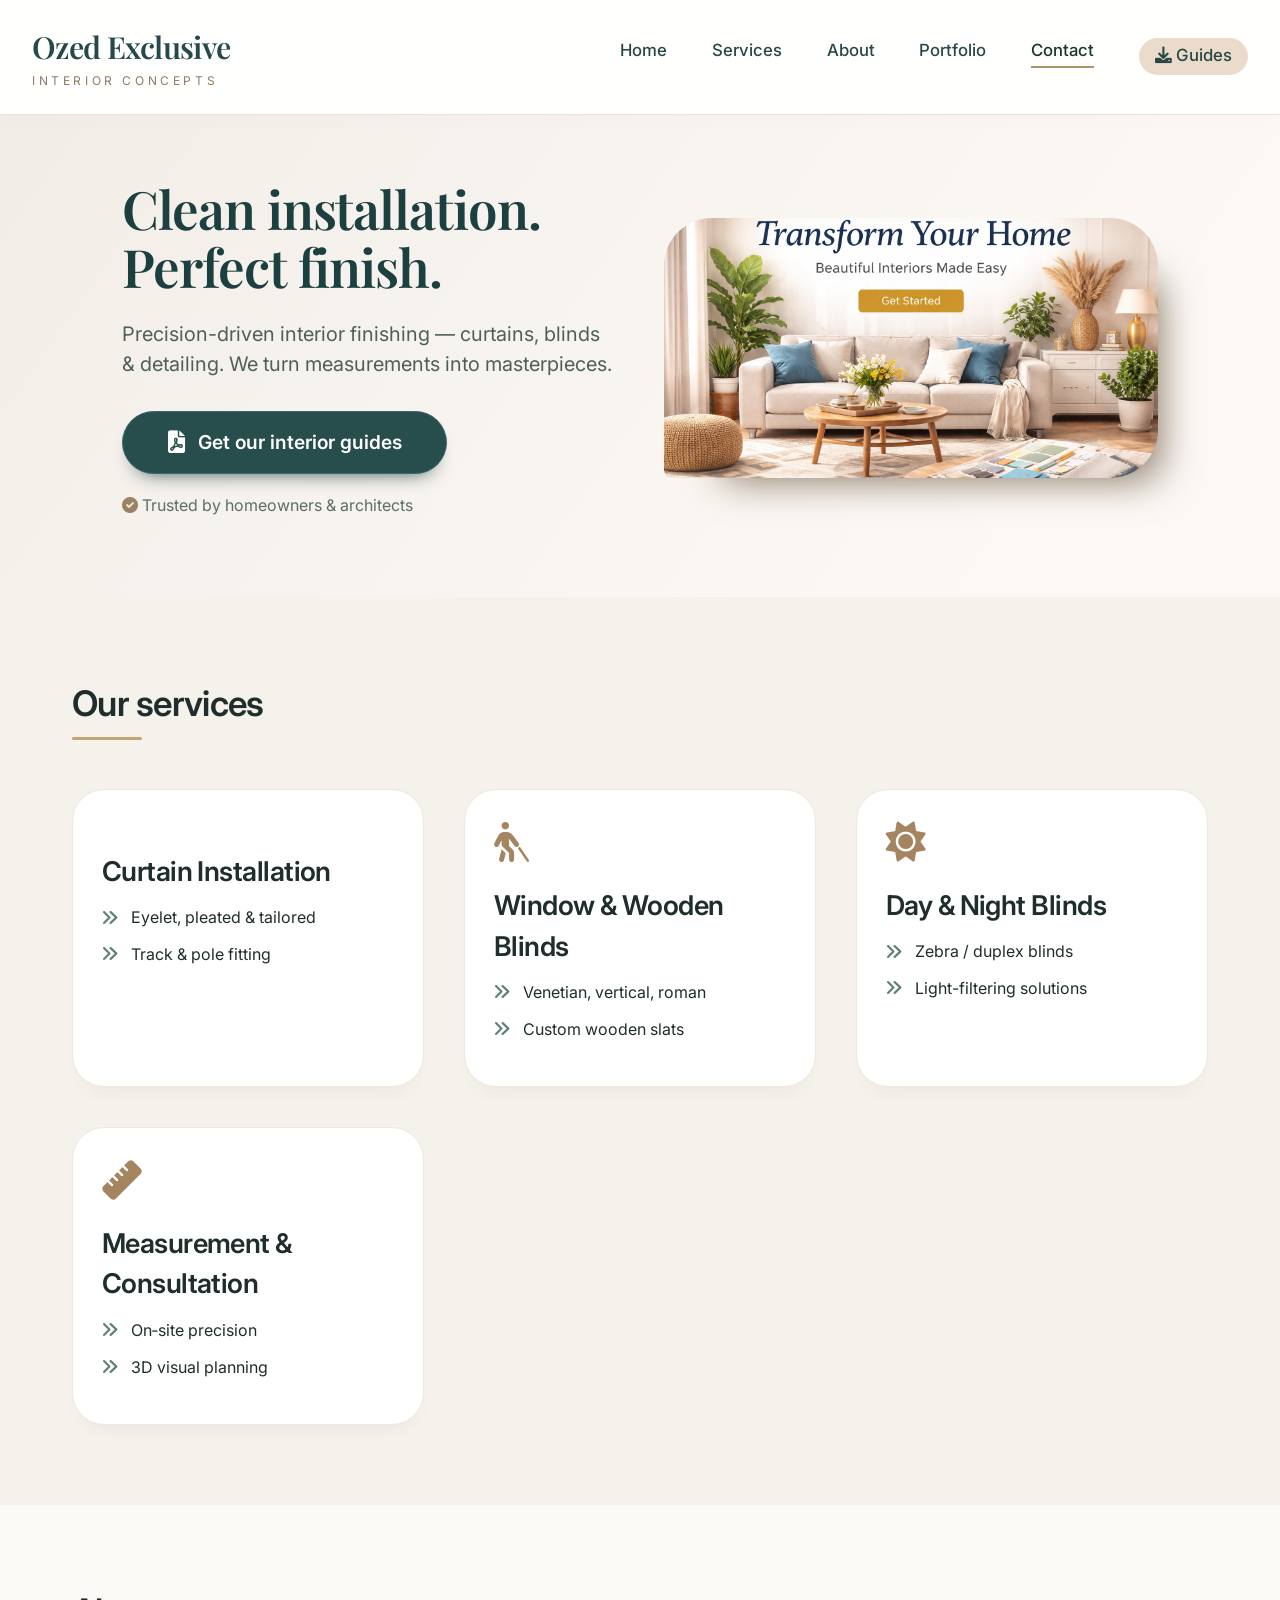
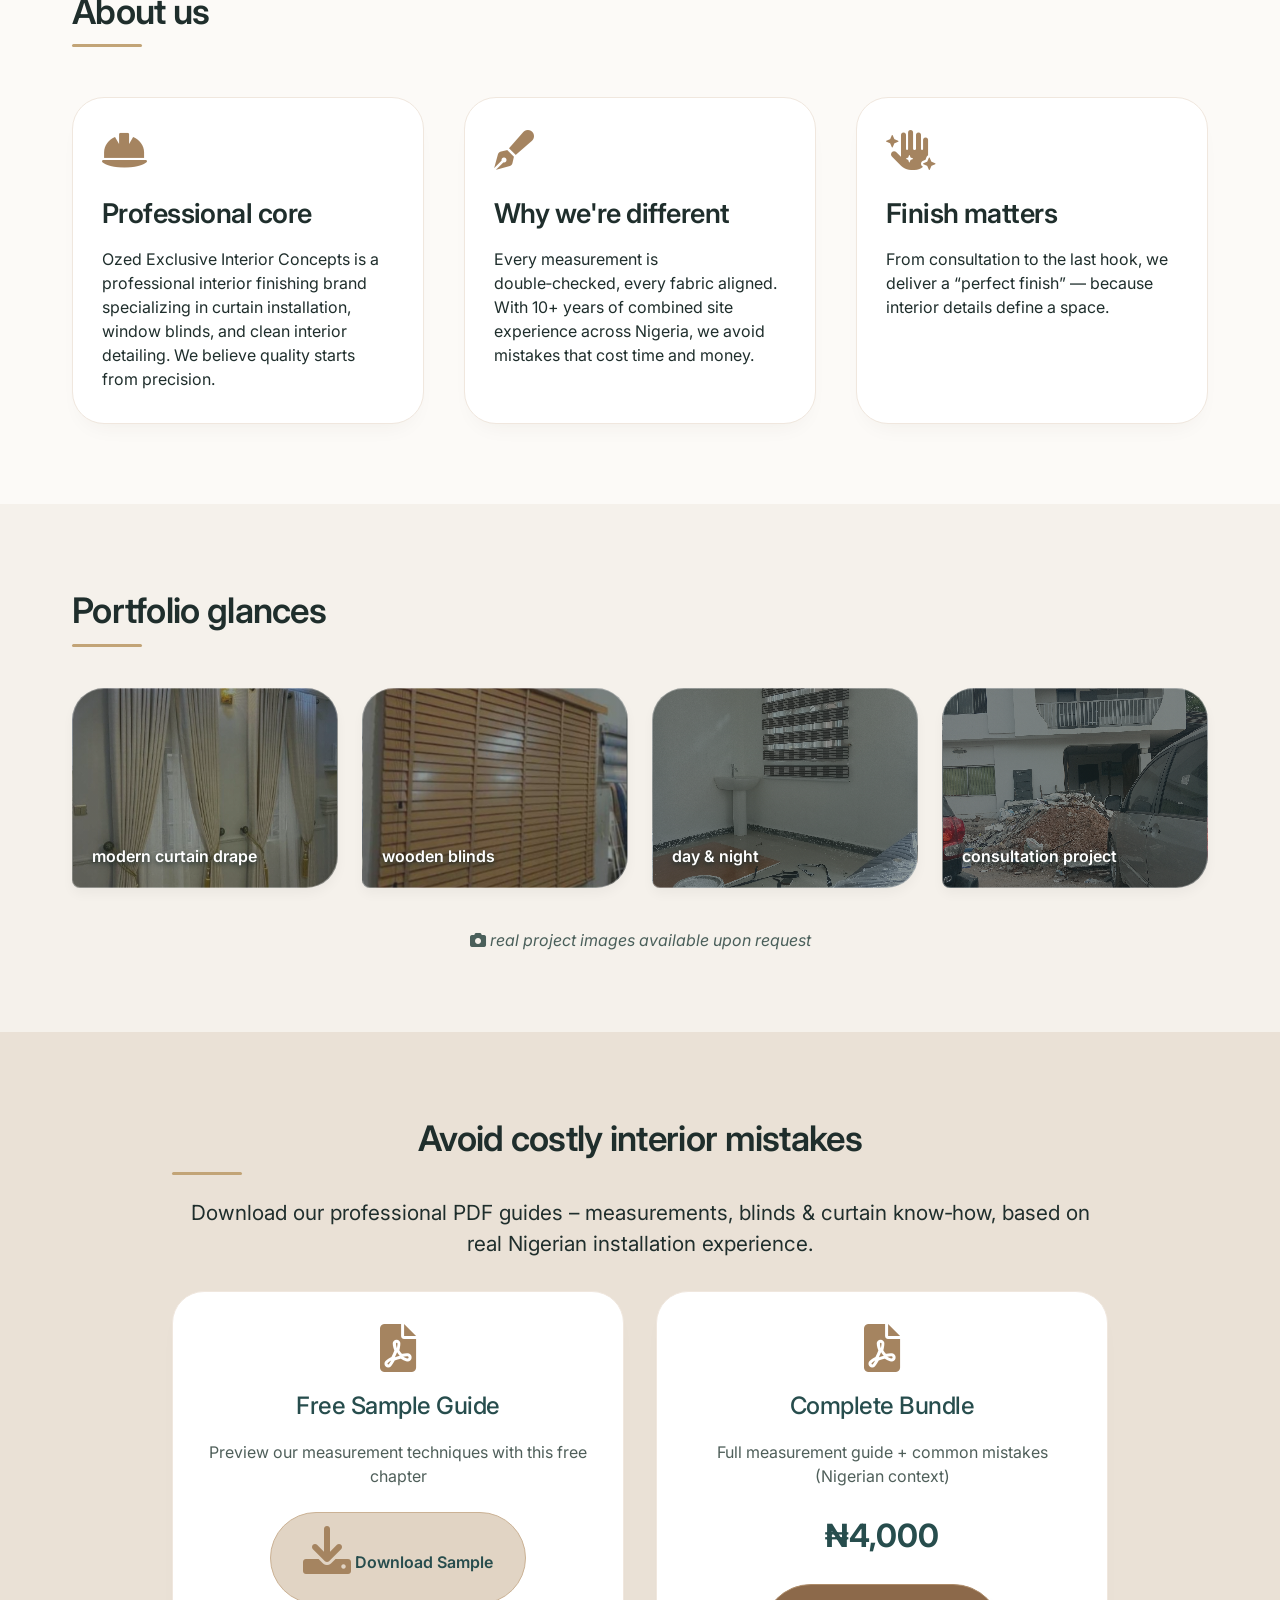
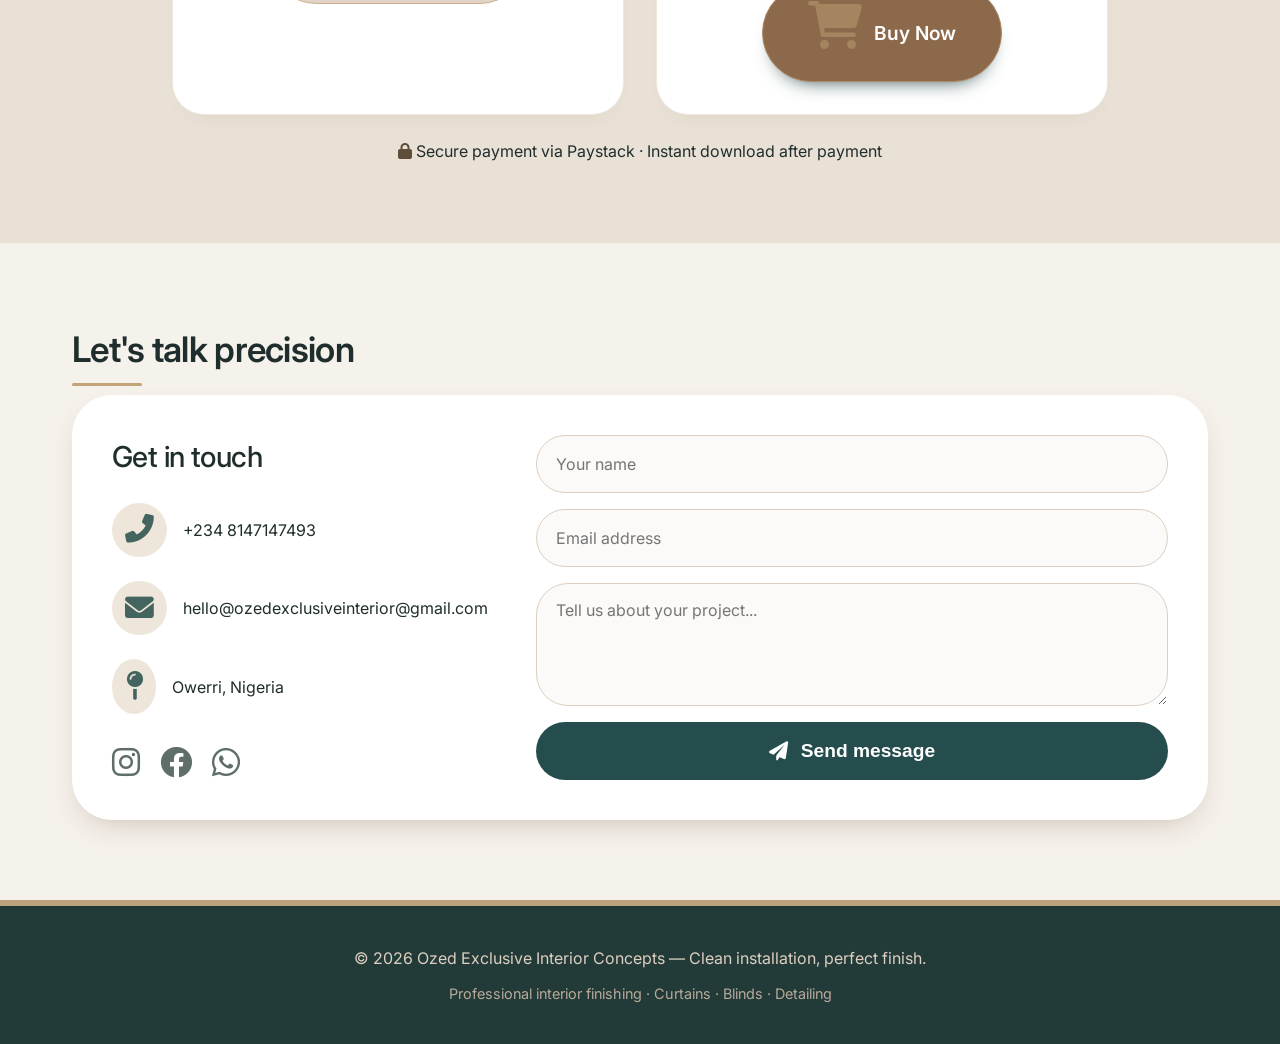
<file: index.html>
<!DOCTYPE html>
<html lang="en">
<head>
  <meta charset="UTF-8">
  <meta name="viewport" content="width=device-width, initial-scale=1.0">
  <title>Ozed Exclusive | interior concepts</title>
  <!-- Font Awesome 6 (free) -->
  <link rel="stylesheet" href="https://cdnjs.cloudflare.com/ajax/libs/font-awesome/6.0.0-beta3/css/all.min.css">
  <!-- Google Fonts: Inter + Playfair Display for accents -->
  <link rel="preconnect" href="https://fonts.googleapis.com">
  <link rel="preconnect" href="https://fonts.gstatic.com" crossorigin>
  <link href="https://fonts.googleapis.com/css2?family=Inter:ital,opsz,wght@0,14..32,100..900;1,14..32,100..900&family=Playfair+Display:ital,wght@0,400..900;1,400..900&display=swap" rel="stylesheet">
  <style>
    /* ---------- RESET & BASE ---------- */
    * {
      margin: 0;
      padding: 0;
      box-sizing: border-box;
    }

    body {
      font-family: "Inter", system-ui, -apple-system, sans-serif;
      background-color: #fcfaf7;
      color: #1f2e2c;
      line-height: 1.5;
      scroll-behavior: smooth;
    }

    /* ---------- TYPOGRAPHY & UTILS ---------- */
    h1, h2, h3 {
      font-weight: 500;
      letter-spacing: -0.02em;
    }

    .section-title {
      font-size: 2.2rem;
      font-weight: 600;
      margin-bottom: 1.2rem;
      position: relative;
      display: inline-block;
    }
    .section-title:after {
      content: '';
      position: absolute;
      bottom: -10px;
      left: 0;
      width: 70px;
      height: 3px;
      background: #c2a477;
      border-radius: 3px;
    }

    .container {
      max-width: 1200px;
      margin: 0 auto;
      padding: 0 2rem;
    }

    /* ---------- NAVIGATION (clean, professional) ---------- */
    .navbar {
      display: flex;
      align-items: center;
      justify-content: space-between;
      flex-wrap: wrap;
      padding: 1.5rem 2rem;
      background: #ffffffdd;
      backdrop-filter: blur(8px);
      box-shadow: 0 4px 20px rgba(0,0,0,0.02);
      position: sticky;
      top: 0;
      z-index: 100;
      border-bottom: 1px solid #eae3db;
    }

    .logo h2 {
      font-family: "Playfair Display", serif;
      font-weight: 600;
      font-size: 1.9rem;
      color: #264a4a;
      letter-spacing: -0.02em;
    }
    .logo p {
      font-size: 0.75rem;
      text-transform: uppercase;
      letter-spacing: 0.3em;
      color: #8f7b64;
      margin-top: 2px;
    }

    .nav-links {
      display: flex;
      gap: 2.8rem;
      list-style: none;
    }
    .nav-links a {
      text-decoration: none;
      font-weight: 500;
      color: #2a4747;
      font-size: 1.05rem;
      transition: 0.2s;
      padding-bottom: 6px;
      border-bottom: 2px solid transparent;
    }
    .nav-links a:hover,
    .nav-links a.active {
      border-bottom-color: #b29167;
      color: #1d362e;
    }

    /* mobile nav */
    .menu-toggle {
      display: none;
      font-size: 2rem;
      color: #2d4f4f;
      cursor: pointer;
    }

    /* ---------- HERO ---------- */
    .hero {
      padding: 4rem 2rem 5rem;
      background: linear-gradient(125deg, #f2ede7 0%, #fcf9f5 80%);
    }
    .hero-content {
      max-width: 1100px;
      margin: 0 auto;
      display: flex;
      flex-wrap: wrap;
      align-items: center;
      gap: 3rem;
    }
    .hero-text {
      flex: 1 1 380px;
    }
    .hero-text h1 {
      font-size: 3.3rem;
      font-weight: 600;
      line-height: 1.1;
      color: #1c3f3f;
      font-family: "Playfair Display", serif;
    }
    .hero-text .subhead {
      font-size: 1.25rem;
      color: #4f5f5a;
      margin: 1.5rem 0 2rem;
      max-width: 500px;
    }
    .hero-btn {
      display: inline-flex;
      align-items: center;
      gap: 0.8rem;
      background: #274d4d;
      color: white;
      font-weight: 600;
      padding: 1rem 2.8rem;
      border-radius: 50px;
      text-decoration: none;
      font-size: 1.2rem;
      box-shadow: 0 12px 20px -14px #1e3f3f;
      transition: all 0.25s;
      border: 1px solid #406868;
    }
    .hero-btn i {
      font-size: 1.4rem;
    }
    .hero-btn:hover {
      background: #1d3b3b;
      transform: translateY(-3px);
      box-shadow: 0 22px 26px -14px #203f3f;
    }

    .hero-image {
      flex: 1 1 380px;
      background: #ddd2c4;
      border-radius: 3rem 3rem 3rem 0.5rem;
      min-height: 260px;
      /* Placeholder SVG hero (assets/images/hero.jpg) - replace with your JPG/PNG if needed */
      background-image: url('assets/images/hero.png');
      background-size: cover;
      background-position: center;
      box-shadow: 30px 30px 40px -30px #7d6b58;
    }

    /* ---------- SECTIONS general ---------- */
    .section-pad {
      padding: 5rem 2rem;
    }
    .bg-soft {
      background-color: #f5f1eb;
    }

    /* about & services grid */
    .about-grid, .services-grid {
      display: grid;
      grid-template-columns: repeat(auto-fit, minmax(260px, 1fr));
      gap: 2.5rem;
      margin-top: 2.5rem;
    }
    .about-card, .service-card {
      background: white;
      padding: 2rem 1.8rem;
      border-radius: 2rem;
      box-shadow: 0 12px 24px -14px rgba(70, 50, 30, 0.08);
      border: 1px solid #f0e7de;
      transition: 0.15s;
    }
    .about-card:hover, .service-card:hover {
      transform: scale(1.01);
      border-color: #cbb295;
    }
    .about-card i, .service-card i {
      font-size: 2.5rem;
      color: #a58460;
      margin-bottom: 1.5rem;
    }
    .about-card h3, .service-card h3 {
      font-size: 1.7rem;
      font-weight: 600;
      margin-bottom: 0.8rem;
    }
    .service-card ul {
      list-style: none;
    }
    .service-card li {
      margin: 0.8rem 0;
      display: flex;
      align-items: center;
      gap: 0.8rem;
      font-weight: 400;
    }
    .service-card li i {
      font-size: 1.1rem;
      color: #62807b;
      margin-bottom: 0;
    }

    /* portfolio */
    .portfolio-grid {
      display: grid;
      grid-template-columns: repeat(auto-fit, minmax(200px, 1fr));
      gap: 1.5rem;
      margin-top: 2rem;
    }
    .port-item {
      background: #d9cdbe;
      border-radius: 2rem 2rem 2rem 0.5rem;
      height: 200px;
      background-size: cover;
      background-position: center;
      box-shadow: 0 6px 12px rgba(0,0,0,0.04);
      transition: all 0.3s;
      display: flex;
      align-items: flex-end;
      padding: 1.2rem;
      color: white;
      font-weight: 600;
      text-shadow: 0 2px 5px #1f2e2c;
      border: 1px solid #ffffff50;
    }
    .port-item:hover {
      transform: translateY(-8px);
      box-shadow: 0 22px 26px -12px #ac9b87;
    }

    /* contact */
    .contact-row {
      display: flex;
      flex-wrap: wrap;
      gap: 3rem;
      background: white;
      border-radius: 2.5rem;
      padding: 2.5rem;
      box-shadow: 0 12px 30px -12px #c7bbad;
    }
    .contact-info {
      flex: 1 1 250px;
    }
    .contact-info h3 {
      font-size: 1.8rem;
      margin-bottom: 1.2rem;
    }
    .contact-detail {
      display: flex;
      align-items: center;
      gap: 1rem;
      margin: 1.5rem 0;
    }
    .contact-detail i {
      font-size: 1.8rem;
      background: #efe6db;
      padding: 0.8rem;
      border-radius: 50%;
      color: #44655f;
    }
    .contact-form {
      flex: 2 1 380px;
      display: grid;
      gap: 1rem;
    }
    .form-input, .form-textarea {
      font-family: inherit;
      padding: 1rem 1.2rem;
      border: 1px solid #ddcfc0;
      border-radius: 3rem;
      background: #fcfaf8;
      font-size: 1rem;
      transition: 0.2s;
      width: 100%;
    }
    .form-textarea {
      border-radius: 2rem;
      resize: vertical;
      min-height: 120px;
    }
    .form-input:focus, .form-textarea:focus {
      outline: none;
      border-color: #b4956f;
      box-shadow: 0 0 0 3px #e5d5c3;
    }
    .submit-btn {
      background: #264d4d;
      border: none;
      color: white;
      font-weight: 600;
      padding: 1rem 2rem;
      border-radius: 4rem;
      font-size: 1.2rem;
      cursor: pointer;
      display: flex;
      align-items: center;
      justify-content: center;
      gap: 0.8rem;
      transition: 0.2s;
      width: 100%;
    }
    .submit-btn:hover {
      background: #1c3b3b;
    }
    .submit-btn:disabled {
      background: #95a8a5;
      cursor: not-allowed;
    }

    /* form status messages */
    .form-status {
      padding: 1rem;
      border-radius: 2rem;
      margin-top: 1rem;
      display: none;
    }
    .form-status.success {
      display: block;
      background: #d4edda;
      color: #155724;
      border: 1px solid #c3e6cb;
    }
    .form-status.error {
      display: block;
      background: #f8d7da;
      color: #721c24;
      border: 1px solid #f5c6cb;
    }

    /* download section styles */
    .download-options {
      display: grid;
      grid-template-columns: repeat(auto-fit, minmax(250px, 1fr));
      gap: 2rem;
      margin-top: 2rem;
    }
    
    .download-card {
      background: white;
      padding: 2rem;
      border-radius: 2rem;
      box-shadow: 0 12px 24px -14px rgba(70, 50, 30, 0.08);
      border: 1px solid #f0e7de;
      text-align: center;
    }
    
    .download-card i {
      font-size: 3rem;
      color: #a58460;
      margin-bottom: 1rem;
    }
    
    .download-card h3 {
      font-size: 1.5rem;
      margin-bottom: 1rem;
      color: #274d4d;
    }
    
    .download-card p {
      color: #4f5f5a;
      margin-bottom: 1.5rem;
    }
    
    .sample-btn {
      display: inline-block;
      background: #e1d4c4;
      color: #274d4d;
      padding: 0.8rem 2rem;
      border-radius: 3rem;
      text-decoration: none;
      font-weight: 600;
      transition: 0.2s;
      border: 1px solid #cbb295;
    }
    
    .sample-btn:hover {
      background: #d4c2ac;
      transform: translateY(-2px);
    }

    /* footer */
    .footer {
      background: #223b39;
      color: #ddcfc0;
      padding: 2.5rem 2rem;
      text-align: center;
      border-top: 6px solid #bda27e;
    }

    /* ---------- RESPONSIVE ---------- */
    @media (max-width: 800px) {
      .navbar {
        padding: 1rem 2rem;
      }
      .nav-links {
        display: none;
        width: 100%;
        flex-direction: column;
        align-items: center;
        gap: 1.5rem;
        padding: 2rem 0 1rem;
      }
      .nav-links.show {
        display: flex;
      }
      .menu-toggle {
        display: block;
      }
      .hero-text h1 {
        font-size: 2.8rem;
      }
    }
    @media (max-width: 480px) {
      .container { padding: 0 1.2rem; }
      .hero-text h1 { font-size: 2.3rem; }
    }

    /* extra style for product link (guide) */
    .guide-highlight {
      background: #e1d4c4;
      border-radius: 3rem;
      display: inline-block;
    }
    
    /* modal styles */
    .modal {
      display: none;
      position: fixed;
      top: 0;
      left: 0;
      width: 100%;
      height: 100%;
      background: rgba(0,0,0,0.5);
      z-index: 1000;
      justify-content: center;
      align-items: center;
    }
    
    .modal.show {
      display: flex;
    }
    
    .modal-content {
      background: white;
      padding: 3rem;
      border-radius: 2rem;
      max-width: 500px;
      width: 90%;
      text-align: center;
      position: relative;
    }
    
    .close-modal {
      position: absolute;
      top: 1rem;
      right: 1.5rem;
      font-size: 2rem;
      cursor: pointer;
      color: #4f5f5a;
    }
    
    .modal i {
      font-size: 4rem;
      color: #28a745;
      margin-bottom: 1rem;
    }
    
    .download-link {
      display: inline-block;
      background: #274d4d;
      color: white;
      padding: 1rem 2rem;
      border-radius: 3rem;
      text-decoration: none;
      margin-top: 1.5rem;
      font-weight: 600;
    }
  </style>
</head>
<body>
  <!-- Sticky Navigation -->
  <nav class="navbar">
    <div class="logo">
      <h2>Ozed Exclusive</h2>
      <p>Interior concepts</p>
    </div>
    <ul class="nav-links" id="navLinks">
      <li><a href="#home" class="active">Home</a></li>
      <li><a href="#services">Services</a></li>
      <li><a href="#about">About</a></li>
      <li><a href="#portfolio">Portfolio</a></li>
      <li><a href="#contact">Contact</a></li>
      <li><a href="#guides" class="guide-highlight" style="padding:0.3rem 1rem; background:#eadbcb; border-radius:40px;"><i class="fas fa-download"></i> Guides</a></li>
    </ul>
    <div class="menu-toggle" id="menuToggle"><i class="fas fa-bars"></i></div>
  </nav>

  <!-- HOME section (hero) -->
  <section id="home" class="hero">
    <div class="hero-content container">
      <div class="hero-text">
        <h1>Clean installation.<br>Perfect finish.</h1>
        <p class="subhead">Precision-driven interior finishing — curtains, blinds & detailing. We turn measurements into masterpieces.</p>
        <a href="#guides" class="hero-btn"><i class="fas fa-file-pdf"></i> Get our interior guides</a>
        <p style="margin-top: 1.2rem; color: #5c6d68;"><i class="fas fa-check-circle" style="color:#9b8264;"></i> Trusted by homeowners & architects</p>
      </div>
      <div class="hero-image" aria-label="interior concept visual"></div>
    </div>
  </section>

  <!-- SERVICES section -->
  <section id="services" class="section-pad bg-soft">
    <div class="container">
      <h2 class="section-title">Our services</h2>
      <div class="services-grid">
        <div class="service-card">
          <i class="fas fa-curtain"></i>
          <h3>Curtain Installation</h3>
          <ul>
            <li><i class="fas fa-angles-right"></i> Eyelet, pleated & tailored</li>
            <li><i class="fas fa-angles-right"></i> Track & pole fitting</li>
          </ul>
        </div>
        <div class="service-card">
          <i class="fas fa-blind"></i>
          <h3>Window & Wooden Blinds</h3>
          <ul>
            <li><i class="fas fa-angles-right"></i> Venetian, vertical, roman</li>
            <li><i class="fas fa-angles-right"></i> Custom wooden slats</li>
          </ul>
        </div>
        <div class="service-card">
          <i class="fas fa-sun"></i>
          <h3>Day & Night Blinds</h3>
          <ul>
            <li><i class="fas fa-angles-right"></i> Zebra / duplex blinds</li>
            <li><i class="fas fa-angles-right"></i> Light-filtering solutions</li>
          </ul>
        </div>
        <div class="service-card">
          <i class="fas fa-ruler"></i>
          <h3>Measurement & Consultation</h3>
          <ul>
            <li><i class="fas fa-angles-right"></i> On‑site precision</li>
            <li><i class="fas fa-angles-right"></i> 3D visual planning</li>
          </ul>
        </div>
      </div>
    </div>
  </section>

  <!-- ABOUT section -->
  <section id="about" class="section-pad">
    <div class="container">
      <h2 class="section-title">About us</h2>
      <div class="about-grid">
        <div class="about-card">
          <i class="fas fa-helmet-safety"></i>
          <h3>Professional core</h3>
          <p>Ozed Exclusive Interior Concepts is a professional interior finishing brand specializing in curtain installation, window blinds, and clean interior detailing. We believe quality starts from precision.</p>
        </div>
        <div class="about-card">
          <i class="fas fa-pen-fancy"></i>
          <h3>Why we're different</h3>
          <p>Every measurement is double‑checked, every fabric aligned. With 10+ years of combined site experience across Nigeria, we avoid mistakes that cost time and money.</p>
        </div>
        <div class="about-card">
          <i class="fas fa-hand-sparkles"></i>
          <h3>Finish matters</h3>
          <p>From consultation to the last hook, we deliver a “perfect finish” — because interior details define a space.</p>
        </div>
      </div>
    </div>
  </section>

  <!-- PORTFOLIO section -->
  <section id="portfolio" class="section-pad bg-soft">
    <div class="container">
      <h2 class="section-title">Portfolio glances</h2>
      <div class="portfolio-grid">
        <div class="port-item" style="background-image: linear-gradient(0deg, #1f2e2c80, #1f2e2c80), url('assets/images/curtaindrape.jpg');" role="img" aria-label="modern curtain drape">modern curtain drape</div>
        <div class="port-item" style="background-image: linear-gradient(0deg, #1f2e2c80, #1f2e2c80), url('assets/images/wooden.jpg');" role="img" aria-label="wooden blinds">wooden blinds</div>
        <div class="port-item" style="background-image: linear-gradient(0deg, #1f2e2c80, #1f2e2c80), url('assets/images/daynight.jpg');" role="img" aria-label="day & night blinds">day & night</div>
        <div class="port-item" style="background-image: linear-gradient(0deg, #1f2e2c80, #1f2e2c80), url('assets/images/consult.jpg');" role="img" aria-label="consultation project">consultation project</div>
      </div>
      <p style="text-align: center; margin-top: 2.5rem; font-style: italic; color: #4a5f5a;"><i class="fas fa-camera"></i> real project images available upon request</p>
    </div>
  </section>

  <!-- GUIDES / PRODUCT section with working download -->
  <section id="guides" class="section-pad" style="background: #eae1d6;">
    <div class="container" style="text-align: center; max-width: 1000px;">
      <h2 class="section-title" style="display: block; text-align: center;">Avoid costly interior mistakes</h2>
      <p style="font-size: 1.3rem; margin: 2rem 0;">Download our professional PDF guides – measurements, blinds & curtain know‑how, based on real Nigerian installation experience.</p>
      
      <!-- Sample free guide preview -->
      <div class="download-options">
        <div class="download-card">
          <i class="fas fa-file-pdf"></i>
          <h3>Free Sample Guide</h3>
          <p>Preview our measurement techniques with this free chapter</p>
          <a href="#" onclick="downloadSample(event)" class="sample-btn"><i class="fas fa-download"></i> Download Sample</a>
        </div>
        
        <div class="download-card">
          <i class="fas fa-file-pdf"></i>
          <h3>Complete Bundle</h3>
          <p>Full measurement guide + common mistakes (Nigerian context)</p>
          <p style="font-size: 2rem; font-weight: 700; color: #274d4d;">₦4,000</p>
          <a href="https://paystack.com/pay/ysk5huysyl" class="hero-btn" style="background:#8c694a; border-color:#ad8b68;" target="_blank" rel="noopener noreferrer"><i class="fas fa-shopping-cart"></i> Buy Now</a>
        </div>
      </div>
      
      <p style="margin-top: 1.5rem;"><i class="fas fa-lock" style="color: #5f4e3a;"></i> Secure payment via Paystack · Instant download after payment</p>
    </div>
  </section>

  <!-- CONTACT section with working form -->
  <section id="contact" class="section-pad bg-soft">
    <div class="container">
      <h2 class="section-title">Let's talk precision</h2>
      <div class="contact-row">
        <div class="contact-info">
          <h3>Get in touch</h3>
          <div class="contact-detail"><i class="fas fa-phone-alt"></i> +234 8147147493</div>
          <div class="contact-detail"><i class="fas fa-envelope"></i> hello@ozedexclusiveinterior@gmail.com</div>
          <div class="contact-detail"><i class="fas fa-map-pin"></i> Owerri, Nigeria</div>
          <div style="margin-top: 2rem;">
            <a href="#" style="color: #5f6e68; text-decoration: none;"><i class="fab fa-instagram" style="font-size:2rem; margin-right:1rem;"></i></a>
            <a href="#" style="color: #5f6e68; text-decoration: none;"><i class="fab fa-facebook" style="font-size:2rem; margin-right:1rem;"></i></a>
            <a href="#" style="color: #5f6e68; text-decoration: none;"><i class="fab fa-whatsapp" style="font-size:2rem;"></i></a>
          </div>
        </div>
        
        <!-- Working form using Formspree -->
        <form class="contact-form" id="quickContact" action="https://formspree.io/f/mzzdlqrg" method="POST">
          <input type="text" name="name" placeholder="Your name" class="form-input" required>
          <input type="email" name="email" placeholder="Email address" class="form-input" required>
          <textarea name="message" placeholder="Tell us about your project..." class="form-textarea" required></textarea>
          
          <!-- Form status messages -->
          <div id="formStatus" class="form-status"></div>
          
          <button type="submit" class="submit-btn" id="submitBtn">
            <i class="fas fa-paper-plane"></i> Send message
          </button>
        </form>
      </div>
    </div>
  </section>

  <!-- FOOTER -->
  <footer class="footer">
    <p>© 2026 Ozed Exclusive Interior Concepts — Clean installation, perfect finish.</p>
    <p style="margin-top: 0.8rem; font-size: 0.9rem; color:#b8aa9a;">Professional interior finishing · Curtains · Blinds · Detailing</p>
  </footer>

  <!-- Success Modal for Downloads -->
  <div id="downloadModal" class="modal">
    <div class="modal-content">
      <span class="close-modal" onclick="closeModal()">&times;</span>
      <i class="fas fa-check-circle"></i>
      <h2 style="margin-bottom: 1rem; color: #274d4d;">Download Started!</h2>
      <p id="modalMessage">Your file will download automatically.</p>
      <a href="#" id="downloadLink" class="download-link" download>Click here if download doesn't start</a>
    </div>
  </div>

  <!-- JavaScript for all functionality -->
  <script>
    // Mobile navigation toggle
    const toggleBtn = document.getElementById('menuToggle');
    const navLinks = document.getElementById('navLinks');
    
    if (toggleBtn) {
      toggleBtn.addEventListener('click', () => {
        navLinks.classList.toggle('show');
      });
    }

    // Smooth highlight on nav click
    const navItems = document.querySelectorAll('.nav-links a');
    navItems.forEach(link => {
      link.addEventListener('click', function(e) {
        navItems.forEach(item => item.classList.remove('active'));
        this.classList.add('active');
        if (window.innerWidth <= 800) {
          navLinks.classList.remove('show');
        }
      });
    });

    // Form submission handling with Formspree
    const form = document.getElementById('quickContact');
    const submitBtn = document.getElementById('submitBtn');
    const formStatus = document.getElementById('formStatus');

    if (form) {
      form.addEventListener('submit', async function(e) {
        e.preventDefault();
        
        submitBtn.disabled = true;
        submitBtn.innerHTML = '<i class="fas fa-spinner fa-spin"></i> Sending...';
        formStatus.className = 'form-status';
        formStatus.style.display = 'none';

        try {
          const formData = new FormData(form);
          const response = await fetch(form.action, {
            method: 'POST',
            body: formData,
            headers: {
              'Accept': 'application/json'
            }
          });

          if (response.ok) {
            formStatus.className = 'form-status success';
            formStatus.innerHTML = '<i class="fas fa-check-circle"></i> Thank you! Your message has been sent. We\'ll respond within 24 hours.';
            formStatus.style.display = 'block';
            form.reset();
          } else {
            throw new Error('Form submission failed');
          }
        } catch (error) {
          formStatus.className = 'form-status error';
          formStatus.innerHTML = '<i class="fas fa-exclamation-circle"></i> Oops! There was a problem. Please try again or contact us directly.';
          formStatus.style.display = 'block';
        } finally {
          submitBtn.disabled = false;
          submitBtn.innerHTML = '<i class="fas fa-paper-plane"></i> Send message';
        }
      });
    }

    // Active nav link on scroll
    window.addEventListener('scroll', function() {
      const sections = document.querySelectorAll('section[id]');
      const scrollY = window.pageYOffset;

      sections.forEach(section => {
        const sectionHeight = section.offsetHeight;
        const sectionTop = section.offsetTop - 100;
        const sectionId = section.getAttribute('id');
        const navLink = document.querySelector(`.nav-links a[href="#${sectionId}"]`);
        
        if (scrollY > sectionTop && scrollY <= sectionTop + sectionHeight) {
          if (navLink) {
            navItems.forEach(item => item.classList.remove('active'));
            navLink.classList.add('active');
          }
        }
      });
    });

    // Download Functions
    function downloadSample(event) {
      event.preventDefault();
      
      // Create a sample PDF content (in real implementation, this would be a real PDF file)
      const sampleContent = `INTERIOR MEASUREMENT GUIDE - SAMPLE CHAPTER
      
      HOW TO MEASURE WINDOWS CORRECTLY
      
      1. Always measure width at three points: top, middle, bottom
      2. Use the smallest measurement for track width
      3. For drop, measure from track to where you want the curtain to end
      4. Always use a metal tape measure for accuracy
      
      This is a sample of our complete guide. Purchase the full version for detailed instructions,
      common mistakes, and professional tips specific to Nigerian homes.`;
      
      const blob = new Blob([sampleContent], { type: 'text/plain' });
      const url = window.URL.createObjectURL(blob);
      const a = document.createElement('a');
      a.href = url;
      a.download = 'interior-measurement-sample.txt';
      document.body.appendChild(a);
      a.click();
      document.body.removeChild(a);
      window.URL.revokeObjectURL(url);
      
      // Show success modal
      showModal('Sample guide downloaded! Check your downloads folder.');
    }
    
    function processPayment() {
      // In production, replace with actual Paystack integration
      // This is a simulation for demonstration
      
      // Show payment processing modal
      alert('This is a demo. In production, this would redirect to Paystack payment page.\n\nFor testing, we\'ll simulate a successful payment and download.');
      
      // Simulate successful payment and download
      setTimeout(() => {
        downloadFullBundle();
      }, 500);
    }
    
    function downloadFullBundle() {
      // Create full bundle content
      const fullContent = `INTERIOR MEASUREMENT & MISTAKES GUIDE - COMPLETE BUNDLE
      
      PART 1: MEASUREMENT MASTERY
      - Tools you need
      - Step-by-step measuring for different window types
      - Accounting for obstructions
      - Allowing for proper overlap
      
      PART 2: COMMON MISTAKES NIGERIANS MAKE
      - Wrong track measurements
      - Ignoring ceiling height variations
      - Not accounting for AC units
      - Fabric shrinkage misconceptions
      - Installation timing errors
      
      PART 3: PRO TIPS
      - Dealing with uneven walls
      - Choosing the right stacking space
      - Motorization considerations
      
      © 2026 Ozed Exclusive Interior Concepts`;
      
      const blob = new Blob([fullContent], { type: 'text/plain' });
      const url = window.URL.createObjectURL(blob);
      const a = document.createElement('a');
      a.href = url;
      a.download = 'interior-measurement-complete-bundle.txt';
      document.body.appendChild(a);
      a.click();
      document.body.removeChild(a);
      window.URL.revokeObjectURL(url);
      
      // Show success modal
      showModal('Payment successful! Complete bundle downloaded. Check your downloads folder.');
    }
    
    // Modal functions
    function showModal(message) {
      const modal = document.getElementById('downloadModal');
      const modalMessage = document.getElementById('modalMessage');
      const downloadLink = document.getElementById('downloadLink');
      
      modalMessage.textContent = message;
      modal.classList.add('show');
      
      // Auto-hide after 5 seconds
      setTimeout(() => {
        modal.classList.remove('show');
      }, 5000);
    }
    
    function closeModal() {
      document.getElementById('downloadModal').classList.remove('show');
    }
    
    // Close modal when clicking outside
    window.onclick = function(event) {
      const modal = document.getElementById('downloadModal');
      if (event.target === modal) {
        modal.classList.remove('show');
      }
    }
  </script>
</body>
</html>
</file>
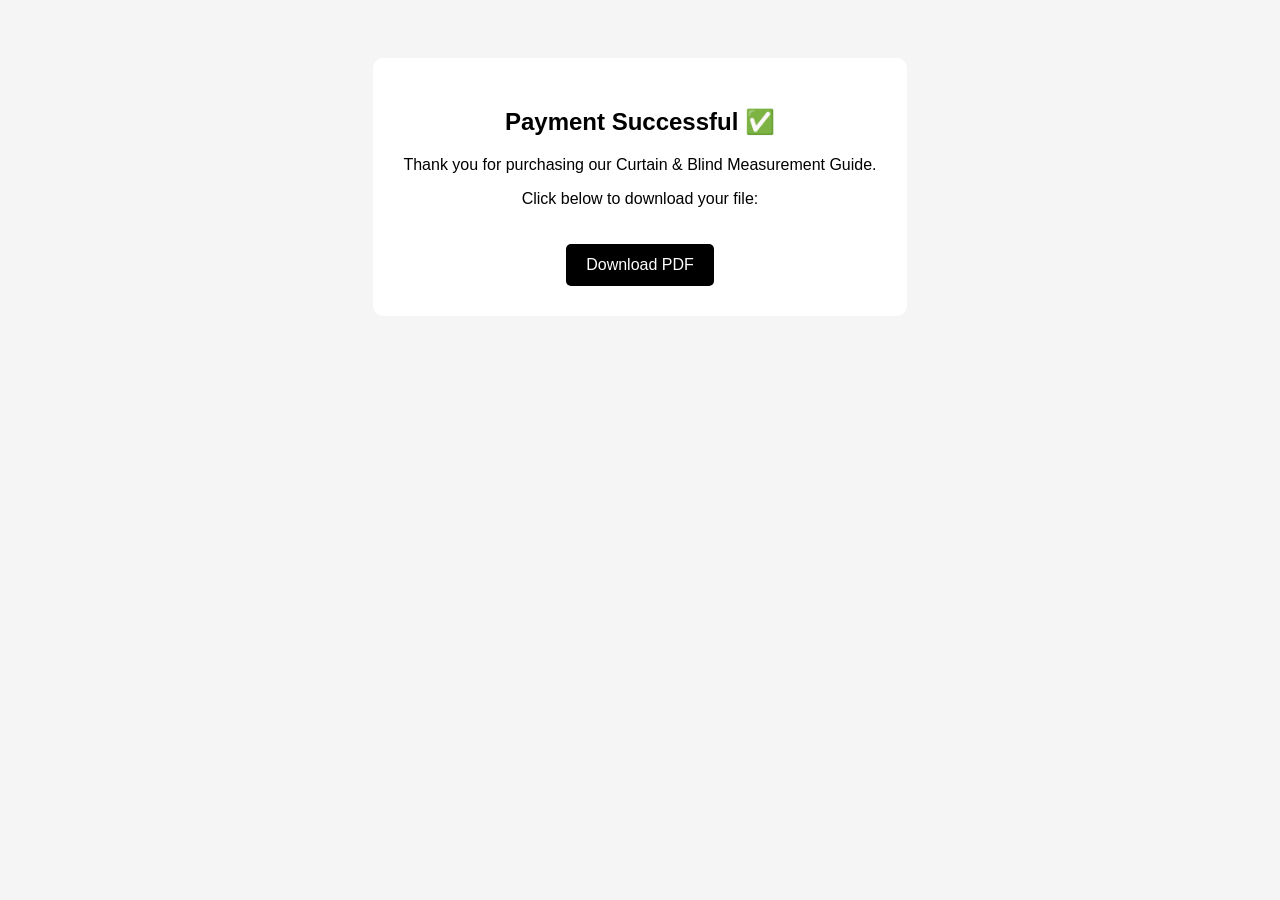
<file: download.html>
<!DOCTYPE html>
<html lang="en">
<head>
<meta charset="UTF-8">
<title>Download Your Guide</title>
<style>
body {
    font-family: Arial, sans-serif;
    text-align: center;
    background: #f5f5f5;
    padding: 50px;
}
.container {
    background: #fff;
    padding: 30px;
    border-radius: 10px;
    display: inline-block;
}
a {
    display: inline-block;
    margin-top: 20px;
    padding: 12px 20px;
    background: black;
    color: white;
    text-decoration: none;
    border-radius: 5px;
}
</style>
</head>
<body>

<div class="container">
    <h2>Payment Successful ✅</h2>
    <p>Thank you for purchasing our Curtain & Blind Measurement Guide.</p>
    <p>Click below to download your file:</p>

    <a href="guide.pdf" download>Download PDF</a>
</div>

</body>
</html>
</file>
